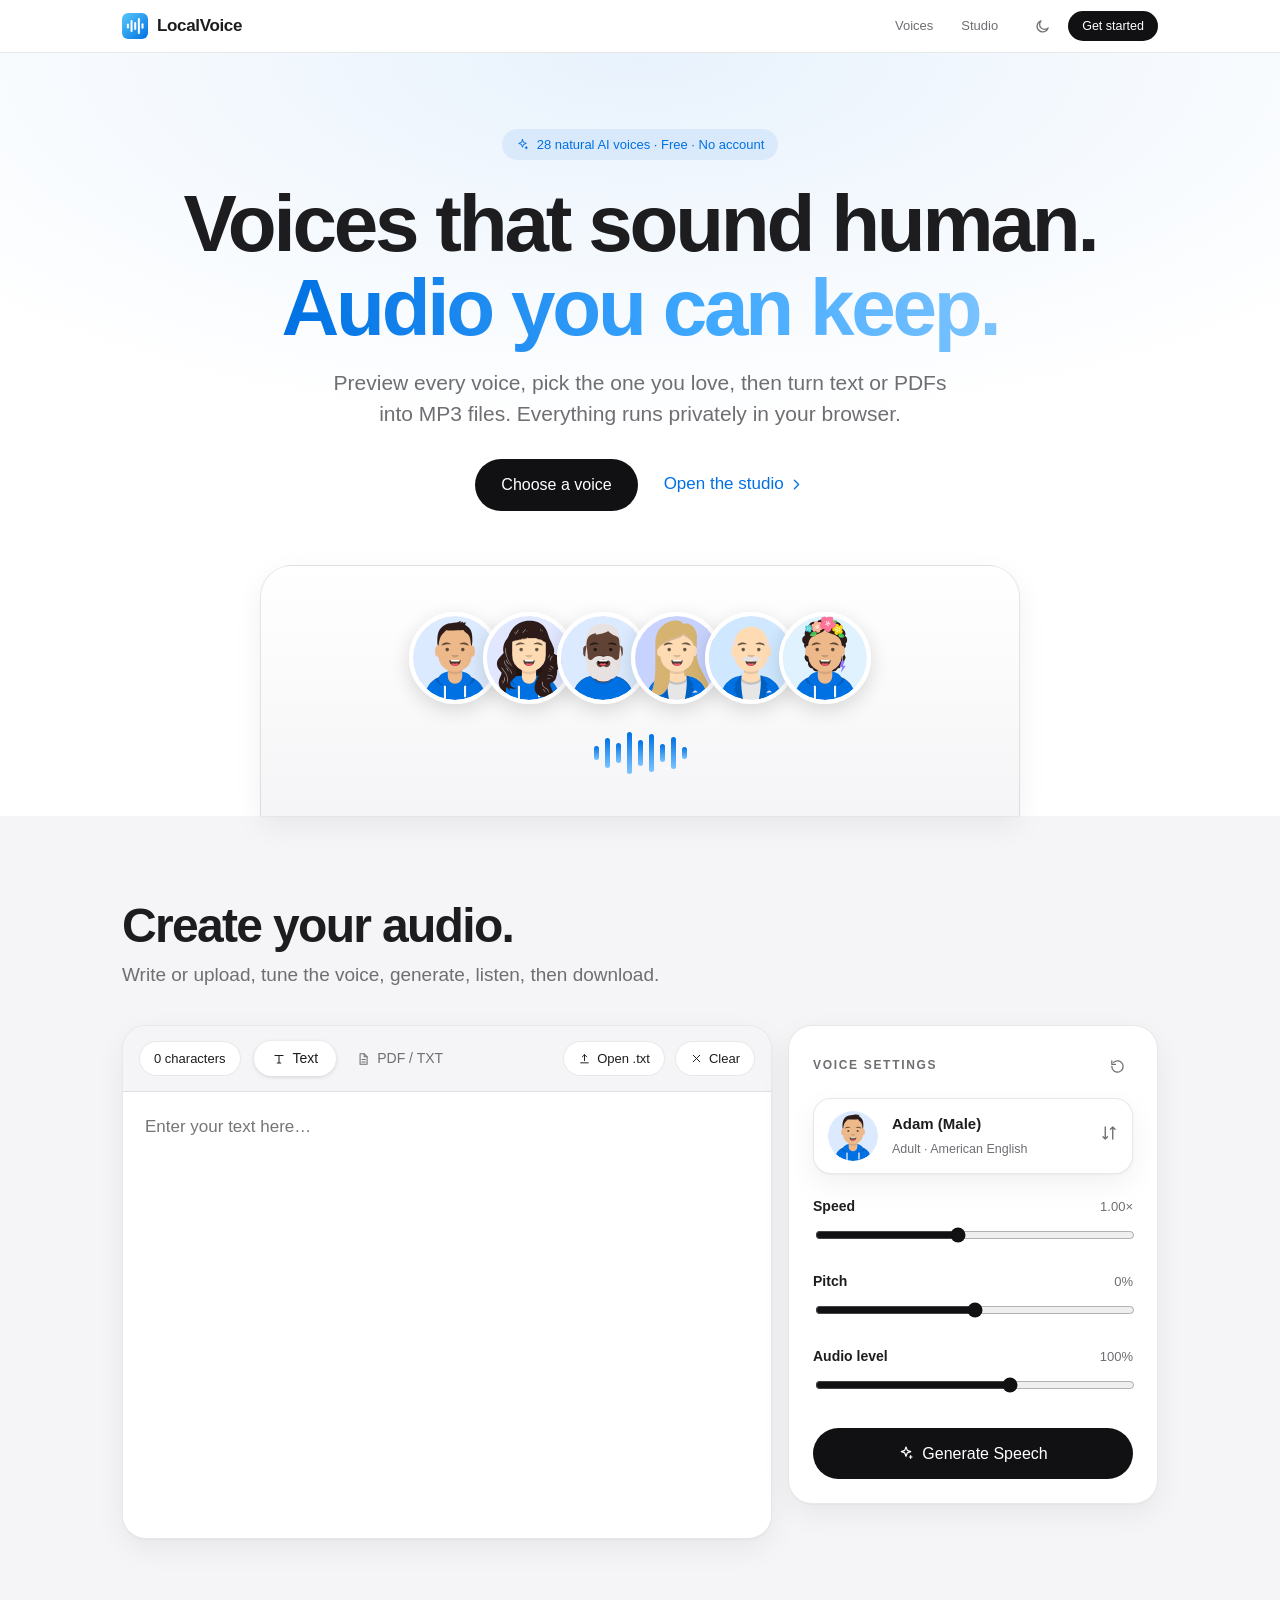
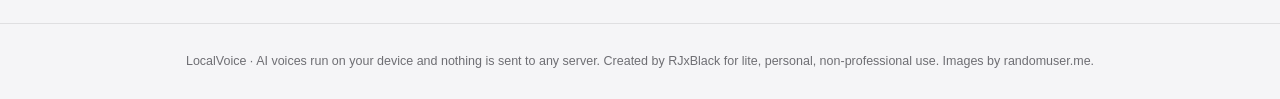
<file: index.html>
<!DOCTYPE html><html lang="en" data-theme="light"><head><meta charset="utf-8"><meta name="viewport" content="width=device-width,initial-scale=1,viewport-fit=cover"><title>LocalVoice – Natural AI voices to MP3</title>
<meta name="theme-color" content="#ffffff"><link rel="icon" href="icons/favicon.svg" type="image/svg+xml"><link rel="stylesheet" href="css/style.css">
<link rel="preconnect" href="https://cdn.jsdelivr.net" crossorigin><link rel="preconnect" href="https://huggingface.co" crossorigin>
<script>/* multi-core boot: lets the AI voice use more than one CPU core on GitHub Pages. Add ?safe to the address to turn off. */
(()=>{try{
if(/[?&]safe\b/.test(location.search))localStorage.setItem('lv_safe','1');
if(/[?&]fast\b/.test(location.search))localStorage.removeItem('lv_safe');
if(!('serviceWorker' in navigator)||!window.isSecureContext||!('credentialless' in HTMLIFrameElement.prototype))return;
if(localStorage.getItem('lv_safe')==='1'){navigator.serviceWorker.getRegistrations().then(r=>{r.forEach(x=>x.unregister());if(r.length&&crossOriginIsolated)location.reload()});return}
if(crossOriginIsolated)return;
const go=()=>{if(!sessionStorage.getItem('lv_coi')){sessionStorage.setItem('lv_coi','1');location.reload()}};
navigator.serviceWorker.register('coi-sw.js').then(r=>{if(r.active&&navigator.serviceWorker.controller===null)go()});
navigator.serviceWorker.addEventListener('controllerchange',go);
}catch(e){}})();</script>
<script>try{document.documentElement.dataset.theme=localStorage.getItem('lv_theme')||(matchMedia('(prefers-color-scheme:dark)').matches?'dark':'light')}catch(e){}</script></head><body>
<nav class="nav"><div class="nw"><a class="logo" href="#top"><img src="icons/favicon.svg" alt="" width="26" height="26">LocalVoice</a>
<div class="nl"><a href="#" data-open>Voices</a><a href="#studio">Studio</a></div>
<div class="nr"><button id="theme" class="ib" aria-label="Toggle light or dark mode"></button><a class="btn sm" href="#studio">Get started</a></div></div></nav>
<main id="top">
<section class="hero"><span class="eyebrow"><i data-ic="spark"></i>28 natural AI voices · Free · No account</span>
<h1>Voices that sound human.<br><em>Audio you can keep.</em></h1>
<p>Preview every voice, pick the one you love, then turn text or PDFs into MP3 files. Everything runs privately in your browser.</p>
<div class="cta"><a class="btn lg" href="#" data-open>Choose a voice</a><a class="lnk" href="#studio">Open the studio <i data-ic="chev"></i></a></div>
<div class="stage"><div class="stack" id="stack"></div><div class="wave" aria-hidden="true"><span></span><span></span><span></span><span></span><span></span><span></span><span></span><span></span><span></span></div></div></section>

<section class="alt" id="studio"><div class="wrap"><h2>Create your audio.</h2><p class="sub">Write or upload, tune the voice, generate, listen, then download.</p>
<div class="sg"><div class="panel main">
<div class="tb"><span class="pill" id="cnt">0 characters</span><div class="seg" id="tabs"><button class="on" data-t="tts"><i data-ic="type"></i>Text</button><button data-t="book"><i data-ic="doc"></i>PDF / TXT</button></div><span class="grow"></span>
<label class="gb"><i data-ic="up"></i>Open .txt<input type="file" id="tf" accept=".txt,text/plain" hidden></label><button class="gb" id="cl"><i data-ic="x"></i>Clear</button></div>
<div class="tab on" id="tts"><textarea id="txt" placeholder="Enter your text here…"></textarea></div>
<div class="tab" id="book"><label class="drop" id="dz"><div class="fi"><i data-ic="up"></i></div><b id="dn">Drop a PDF or TXT file</b><span id="di">or click to browse</span><input type="file" id="bf" accept=".pdf,.txt,text/plain,application/pdf" hidden></label></div>
<div class="player" id="plr" hidden><audio id="au" preload="metadata"></audio><button class="pp" id="pp" aria-label="Play or pause"></button><span class="tm" id="tc">0:00</span><input type="range" id="sk" min="0" max="1000" value="0" aria-label="Seek"><span class="tm" id="td">0:00</span><a class="btn bl" id="dl"><i data-ic="down"></i>Download</a></div></div>
<div class="panel side"><div class="lab"><span class="cap">VOICE SETTINGS</span><button class="ib" id="rst" aria-label="Reset settings"><i data-ic="reset"></i></button></div>
<button class="vcard" id="pick" aria-haspopup="dialog"></button>
<div class="sl"><div class="lab"><b>Speed</b><span id="spv">1.00×</span></div><input type="range" id="sp" min=".6" max="1.5" step=".05" value="1"></div>
<div class="sl"><div class="lab"><b>Pitch</b><span id="piv">0%</span></div><input type="range" id="pi" min="-.25" max=".25" step=".05" value="0"></div>
<div class="sl"><div class="lab"><b>Audio level</b><span id="vov">100%</span></div><input type="range" id="vo" min=".2" max="1.5" step=".05" value="1"></div>
<button class="btn lg full" id="go"><i data-ic="spark"></i>Generate Speech</button>
<div class="pg" id="pgw" hidden><div class="pt"><span id="st">Ready</span><b id="pct">0%</b></div><div class="bar"><i id="pb"></i></div></div></div></div></div></section>
</main>
<footer>LocalVoice · AI voices run on your device and nothing is sent to any server. Created by RJxBlack for lite, personal, non-professional use. Images by randomuser.me.</footer>
<div class="md" id="md" hidden><div class="dlg" role="dialog" aria-modal="true" aria-label="Choose a voice"><div class="dh"><h3>Choose a voice</h3><button class="ib" data-close aria-label="Close"><i data-ic="x"></i></button></div><div class="vl" id="vl"></div></div></div>
<div id="toast"></div><script src="js/voices.js"></script><script src="js/engine.js"></script><script src="js/app.js"></script></body></html>
</file>
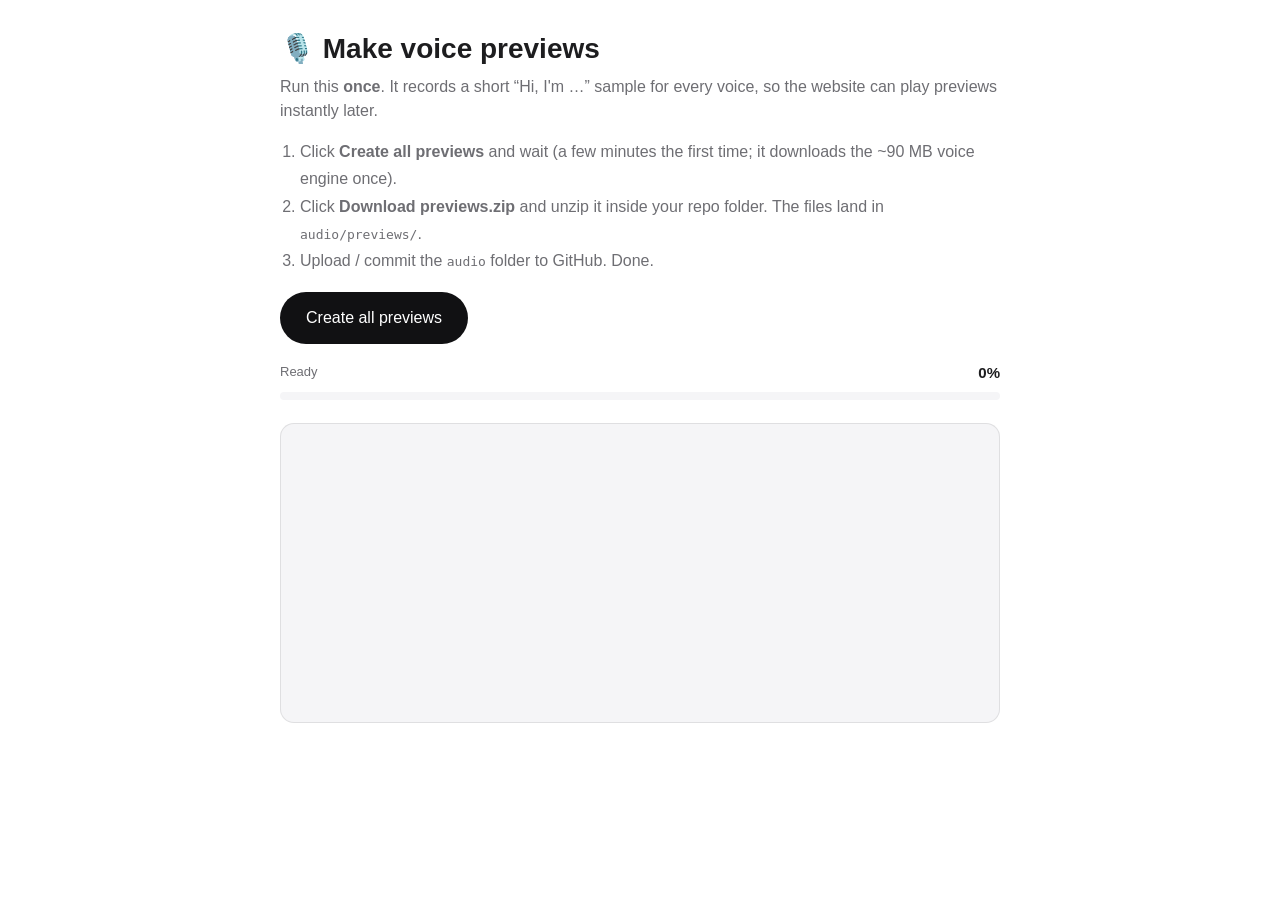
<file: tools/make-previews.html>
<!DOCTYPE html><html lang="en" data-theme="light"><head><meta charset="utf-8"><meta name="viewport" content="width=device-width,initial-scale=1"><title>LocalVoice · Make voice previews</title>
<link rel="stylesheet" href="../css/style.css">
<style>body{padding:28px 18px}.box{max-width:720px;margin:0 auto}h1{font-size:28px;margin:0 0 6px}ol{color:var(--m);line-height:1.7;padding-left:20px}.row{display:flex;gap:10px;flex-wrap:wrap;margin:18px 0}
#log{font:13px/1.6 ui-monospace,Menlo,Consolas,monospace;background:var(--alt);border:1px solid var(--line);border-radius:14px;padding:14px;height:300px;overflow:auto;white-space:pre-wrap}</style></head><body><div class="box">
<h1>🎙️ Make voice previews</h1>
<p class="sub" style="font-size:16px;margin:0 0 14px">Run this <b>once</b>. It records a short “Hi, I'm …” sample for every voice, so the website can play previews instantly later.</p>
<ol><li>Click <b>Create all previews</b> and wait (a few minutes the first time; it downloads the ~90 MB voice engine once).</li>
<li>Click <b>Download previews.zip</b> and unzip it inside your repo folder. The files land in <code>audio/previews/</code>.</li>
<li>Upload / commit the <code>audio</code> folder to GitHub. Done.</li></ol>
<div class="row"><button class="btn lg" id="go">Create all previews</button><button class="btn lg bl" id="zip" hidden>Download previews.zip</button></div>
<div class="pg"><div class="pt"><span id="st">Ready</span><b id="pct">0%</b></div><div class="bar"><i id="pb"></i></div></div><br><div id="log"></div></div>
<script src="../js/voices.js"></script><script src="../js/engine.js"></script>
<script>
const $=s=>document.querySelector(s),log=m=>{const l=$('#log');l.textContent+=m+'\n';l.scrollTop=l.scrollHeight},prog=p=>{$('#pb').style.width=p*100+'%';$('#pct').textContent=Math.round(p*100)+'%'};
const E=createEngine('../js/',p=>$('#st').textContent='Downloading voice engine (one time)… '+p+'%');
/* minimal ZIP writer (no compression, MP3s are already compressed) */
const CT=(()=>{const t=new Uint32Array(256);for(let n=0;n<256;n++){let c=n;for(let k=0;k<8;k++)c=c&1?0xEDB88320^(c>>>1):c>>>1;t[n]=c}return t})();
const crc32=u=>{let c=-1;for(let i=0;i<u.length;i++)c=CT[(c^u[i])&255]^(c>>>8);return(c^-1)>>>0};
function makeZip(files){const te=new TextEncoder(),parts=[],cen=[];let off=0;
 for(const f of files){const nb=te.encode(f.name),crc=crc32(f.data),n=f.data.length,l=new DataView(new ArrayBuffer(30));
  l.setUint32(0,0x04034b50,true);l.setUint16(4,20,true);l.setUint16(6,0x0800,true);l.setUint16(12,0x21,true);l.setUint32(14,crc,true);l.setUint32(18,n,true);l.setUint32(22,n,true);l.setUint16(26,nb.length,true);
  parts.push(l,nb,f.data);
  const c=new DataView(new ArrayBuffer(46));c.setUint32(0,0x02014b50,true);c.setUint16(4,20,true);c.setUint16(6,20,true);c.setUint16(8,0x0800,true);c.setUint16(14,0x21,true);c.setUint32(16,crc,true);c.setUint32(20,n,true);c.setUint32(24,n,true);c.setUint16(28,nb.length,true);c.setUint32(42,off,true);
  cen.push(c,nb);off+=30+nb.length+n}
 const cs=cen.reduce((a,x)=>a+(x.byteLength??x.length),0),e=new DataView(new ArrayBuffer(22));
 e.setUint32(0,0x06054b50,true);e.setUint16(8,files.length,true);e.setUint16(10,files.length,true);e.setUint32(12,cs,true);e.setUint32(16,off,true);
 return new Blob([...parts,...cen,e],{type:'application/zip'})}
let files=[],busy=false;
$('#go').onclick=async()=>{if(busy)return;busy=true;files=[];$('#go').disabled=true;$('#zip').hidden=true;$('#log').textContent='';
 try{$('#st').textContent='Loading voice engine…';await E.load();
  for(let i=0;i<IDS.length;i++){const id=IDS[i];$('#st').textContent=`Recording ${nm(id)} (${i+1} of ${IDS.length})`;
   const a=await E.synth(previewText(id),id,1),enc=E.encoder(24000,96);enc.add(a.audio,1,1);const r=await enc.finish();
   files.push({name:`audio/previews/${id}.mp3`,data:new Uint8Array(await r.blob.arrayBuffer())});
   log(`✓ ${id}.mp3  ${r.secs.toFixed(1)}s  ${(r.blob.size/1024).toFixed(0)} KB`);prog((i+1)/IDS.length)}
  $('#st').textContent='All done. Download the zip.';$('#zip').hidden=false}
 catch(e){$('#st').textContent='Failed';log('✗ '+(e.message||e))}
 busy=false;$('#go').disabled=false};
$('#zip').onclick=()=>{const a=document.createElement('a');a.href=URL.createObjectURL(makeZip(files));a.download='previews.zip';a.click()};
</script></body></html>
</file>
<file: css/style.css>
:root{--bg:#fff;--alt:#f5f5f7;--card:#fff;--t:#1d1d1f;--m:#6e6e73;--line:rgba(0,0,0,.09);--blue:#0071e3;--bh:#0077ed;--soft:rgba(0,113,227,.09);--nav:rgba(255,255,255,.96);--sh:0 1px 2px rgba(0,0,0,.04),0 10px 30px rgba(0,0,0,.06);color-scheme:light;font-family:-apple-system,BlinkMacSystemFont,"SF Pro Display","SF Pro Text","Inter","Helvetica Neue",Arial,sans-serif}
:root[data-theme=dark]{--bg:#000;--alt:#101012;--card:#1c1c1e;--t:#f5f5f7;--m:#a1a1a6;--line:rgba(255,255,255,.12);--blue:#2997ff;--bh:#47a6ff;--soft:rgba(41,151,255,.16);--nav:rgba(0,0,0,.94);--sh:0 1px 2px rgba(0,0,0,.4),0 10px 30px rgba(0,0,0,.4);color-scheme:dark}
*{box-sizing:border-box}html{scroll-behavior:smooth;scroll-padding-top:64px}body{margin:0;background:var(--bg);color:var(--t);-webkit-font-smoothing:antialiased;overflow-x:hidden;line-height:1.47}
.ic{width:1em;height:1em;fill:none;stroke:currentColor;stroke-width:1.8;stroke-linecap:round;stroke-linejoin:round;flex:none}.ic.fl{fill:currentColor;stroke:none}i[data-ic]{display:inline-flex;font-style:normal}
.nav{position:sticky;top:0;z-index:20;background:var(--nav);border-bottom:1px solid var(--line)}
.nw{max-width:1080px;margin:0 auto;height:52px;padding:0 22px;display:flex;align-items:center;gap:28px}.logo{display:flex;align-items:center;gap:9px;font-weight:600;font-size:17px;letter-spacing:-.02em;color:var(--t);text-decoration:none}
.nl{display:flex;gap:28px;margin-left:auto}.nl a{color:var(--m);text-decoration:none;font-size:13px;transition:color .2s}.nl a:hover{color:var(--t)}.nr{display:flex;align-items:center;gap:10px}
.ib{all:unset;cursor:pointer;width:32px;height:32px;display:grid;place-items:center;border-radius:50%;color:var(--m);font-size:17px;transition:background .2s,color .2s}.ib:hover{background:var(--soft);color:var(--blue)}
.btn{all:unset;box-sizing:border-box;cursor:pointer;display:inline-flex;align-items:center;justify-content:center;gap:8px;padding:8px 18px;border-radius:980px;background:var(--blue);color:#fff;font-size:14px;font-weight:500;transition:background .2s,transform .15s}
.btn:hover{background:var(--bh)}.btn:active{transform:scale(.97)}.btn.sm{padding:6px 14px;font-size:12.5px}.btn.lg{padding:13px 26px;font-size:17px}.btn.full{width:100%}.btn:disabled{opacity:.45;cursor:default}.btn.ok{background:#30a14e;margin-top:10px}.btn.ok:hover{background:#2b9247}
.btn:focus-visible,.v:focus-visible,.pb:focus-visible,.ib:focus-visible,.seg button:focus-visible{outline:3px solid rgba(0,113,227,.45);outline-offset:2px}
.lnk{color:var(--blue);font-size:17px;text-decoration:none;cursor:pointer;display:inline-flex;align-items:center;gap:4px}.lnk:hover{text-decoration:underline}
.hero{text-align:center;padding:76px 22px 0;background:radial-gradient(ellipse 70% 50% at 50% 0,var(--soft),transparent)}
.eyebrow{display:inline-flex;gap:8px;align-items:center;padding:6px 14px;border-radius:99px;background:var(--soft);color:var(--blue);font-size:13px;font-weight:500}
.hero h1{font-size:clamp(40px,7vw,80px);line-height:1.05;letter-spacing:-.04em;font-weight:700;margin:22px 0 18px}.hero h1 em{font-style:normal;background:linear-gradient(90deg,#0071e3,#40a9ff 60%,#7cc4ff);-webkit-background-clip:text;background-clip:text;color:transparent}
.hero p{max-width:640px;margin:0 auto;color:var(--m);font-size:clamp(17px,2.2vw,21px);line-height:1.45}.cta{display:flex;gap:26px;justify-content:center;align-items:center;margin-top:30px;flex-wrap:wrap}
.stage{position:relative;max-width:760px;margin:54px auto 0;padding:46px 20px 40px;border-radius:32px 32px 0 0;background:linear-gradient(180deg,var(--card),var(--alt));border:1px solid var(--line);border-bottom:0;box-shadow:var(--sh)}
.stack{display:flex;justify-content:center}.stack img{width:92px;height:92px;border-radius:50%;object-fit:cover;border:4px solid var(--card);margin-left:-18px;box-shadow:0 6px 20px rgba(0,0,0,.14)}.stack img:first-child{margin-left:0}
.wave{display:flex;gap:6px;justify-content:center;align-items:center;height:46px;margin-top:26px}.wave span{width:5px;border-radius:3px;background:linear-gradient(var(--blue),#7cc4ff);animation:w 1.4s ease-in-out infinite}
.wave span:nth-child(1){height:14px}.wave span:nth-child(2){height:30px;animation-delay:.1s}.wave span:nth-child(3){height:20px;animation-delay:.2s}.wave span:nth-child(4){height:42px;animation-delay:.3s}.wave span:nth-child(5){height:26px;animation-delay:.4s}.wave span:nth-child(6){height:38px;animation-delay:.5s}.wave span:nth-child(7){height:18px;animation-delay:.6s}.wave span:nth-child(8){height:32px;animation-delay:.7s}.wave span:nth-child(9){height:12px;animation-delay:.8s}
@keyframes w{50%{transform:scaleY(.45)}}
.alt{background:var(--alt)}section{padding:84px 0}.hero{padding-bottom:0}.wrap{max-width:1080px;margin:0 auto;padding:0 22px}
h2{font-size:clamp(32px,5vw,48px);letter-spacing:-.035em;line-height:1.08;font-weight:700;margin:0 0 10px}.sub{color:var(--m);font-size:19px;margin:0 0 36px}
.fg{display:grid;grid-template-columns:repeat(4,1fr);gap:16px}
.fi{width:44px;height:44px;border-radius:12px;background:var(--soft);color:var(--blue);display:grid;place-items:center;font-size:22px}
.gh{display:flex;align-items:center;gap:10px;margin:34px 0 14px;font-size:21px;letter-spacing:-.02em}.gh i{color:var(--blue);font-size:22px}.gh span{color:var(--m);font-size:14px;margin-left:auto}
.vg{display:grid;grid-template-columns:repeat(2,1fr);gap:12px}
.v{display:flex;align-items:center;gap:16px;padding:14px 16px;border-radius:20px;background:var(--card);border:1px solid var(--line);cursor:pointer;transition:border-color .2s,background .2s,box-shadow .2s;outline:0}
.v:hover{border-color:rgba(0,113,227,.4);box-shadow:var(--sh)}.v.on{border-color:var(--blue);box-shadow:0 0 0 1px var(--blue);background:linear-gradient(90deg,var(--soft),var(--card) 70%)}
.ph{position:relative;width:64px;height:64px;flex:none}.ph img{width:100%;height:100%;border-radius:50%;object-fit:cover;background:var(--alt)}
.ck{position:absolute;right:-3px;bottom:-3px;width:22px;height:22px;border-radius:50%;background:var(--blue);color:#fff;border:2px solid var(--card);display:none;place-items:center;font-size:12px}.v.on .ck{display:grid}.ck .ic{stroke-width:3}
.vi{flex:1;min-width:0}.vi b{display:block;font-size:17px;font-weight:600;letter-spacing:-.01em}.vi span{color:var(--m);font-size:13.5px}
.pb{all:unset;cursor:pointer;width:40px;height:40px;border-radius:50%;background:var(--soft);color:var(--blue);display:grid;place-items:center;font-size:15px;flex:none;transition:background .2s,color .2s}.pb:hover,.pb.pl{background:var(--blue);color:#fff}.pb.ld{animation:p 1s infinite}@keyframes p{50%{opacity:.4}}
.sg{display:grid;grid-template-columns:1.6fr 1fr;gap:16px;align-items:start}.panel{background:var(--card);border:1px solid var(--line);border-radius:24px;padding:24px;box-shadow:var(--sh)}
.seg{display:inline-flex;padding:3px;border-radius:99px;background:var(--alt);gap:2px;margin-bottom:16px}.seg button{all:unset;cursor:pointer;display:inline-flex;align-items:center;gap:7px;padding:7px 18px;border-radius:99px;font-size:14px;font-weight:500;color:var(--m);transition:.2s}.seg button.on{background:var(--card);color:var(--t);box-shadow:0 1px 4px rgba(0,0,0,.14)}
.tab{display:none}.tab.on{display:block}
textarea{width:100%;height:280px;resize:vertical;border:1px solid var(--line);background:var(--bg);border-radius:16px;padding:16px 18px;color:var(--t);font:inherit;font-size:17px;line-height:1.55;outline:0;transition:.2s}textarea:focus{border-color:var(--blue);box-shadow:0 0 0 4px var(--soft)}
.meta{display:flex;justify-content:space-between;margin-top:10px;color:var(--m);font-size:13px}.meta .lnk{font-size:13px}
.drop{display:grid;place-items:center;gap:6px;height:280px;text-align:center;border:1.5px dashed rgba(0,113,227,.4);background:var(--soft);border-radius:16px;cursor:pointer;color:var(--m);padding:20px;transition:.2s}.drop:hover,.drop.h{border-color:var(--blue)}.drop b{color:var(--t);font-size:19px}.drop .fi{background:var(--card)}
.lab{display:flex;justify-content:space-between;align-items:center;color:var(--m);font-size:13px;margin:0 0 10px}.lab span{display:flex;gap:6px;align-items:center}.lab b{color:var(--t)}.side .lab:not(:first-child){margin-top:22px}
.who{display:flex;gap:14px;align-items:center;padding:12px;border-radius:16px;background:var(--alt)}.who img{width:52px;height:52px;border-radius:50%;object-fit:cover}.who b{display:block;font-size:17px}.who span{color:var(--m);font-size:13px}
input[type=range]{width:100%;accent-color:var(--blue)}
.fmt{display:flex;gap:12px;align-items:center;margin:22px 0;padding:12px 14px;border-radius:14px;border:1px solid var(--line);font-size:20px;color:var(--blue)}.fmt b{display:block;color:var(--t);font-size:14px}.fmt small{color:var(--m);font-size:12.5px}
.pg{margin-top:18px}.pt{display:flex;justify-content:space-between;font-size:13px;color:var(--m);margin-bottom:8px}.pt b{color:var(--t);font-size:15px;font-variant-numeric:tabular-nums}
.bar{height:8px;border-radius:9px;background:var(--alt);overflow:hidden}.bar i{display:block;height:100%;width:0;border-radius:9px;background:linear-gradient(90deg,#0071e3,#40a9ff);transition:width .35s ease}
footer{text-align:center;color:var(--m);font-size:12.5px;padding:28px 22px;background:var(--alt);border-top:1px solid var(--line)}
#toast{position:fixed;top:64px;left:50%;transform:translate(-50%,-8px);background:var(--card);color:var(--t);border:1px solid var(--line);box-shadow:var(--sh);padding:11px 20px;border-radius:99px;font-size:14px;opacity:0;pointer-events:none;transition:.3s;z-index:30;max-width:92%}#toast.on{opacity:1;transform:translate(-50%,0)}
@media(max-width:860px){.fg{grid-template-columns:1fr 1fr}.sg{grid-template-columns:1fr}.nl{display:none}.nr{margin-left:auto}}
@media(max-width:620px){.vg,.fg{grid-template-columns:1fr}.stack img{width:60px;height:60px}section{padding:60px 0}}
@media(prefers-reduced-motion:reduce){*{transition:none!important;animation:none!important}}
/* v4: black primary, blue secondary */
:root{--pri:#111113;--ph:#2c2c2e;--onpri:#fff}:root[data-theme=dark]{--pri:#f5f5f7;--ph:#d2d2d7;--onpri:#000}[hidden]{display:none!important}
.btn{background:var(--pri);color:var(--onpri)}.btn:hover{background:var(--ph)}.btn.bl{background:var(--blue);color:#fff}.btn.bl:hover{background:var(--bh)}.btn.lg{padding:14px 26px;font-size:16px}
.sg{grid-template-columns:1fr 370px}.panel.main{padding:0;overflow:hidden;display:flex;flex-direction:column}.panel.side{position:sticky;top:72px}
.tb{display:flex;gap:10px;align-items:center;padding:12px 16px;border-bottom:1px solid var(--line);background:var(--alt);flex-wrap:wrap}.tb .seg{margin:0}.grow{flex:1}
.pill{padding:7px 14px;border-radius:99px;border:1px solid var(--line);background:var(--card);font-size:13px;font-weight:500;font-variant-numeric:tabular-nums}
.gb{all:unset;cursor:pointer;display:inline-flex;gap:6px;align-items:center;padding:7px 14px;border-radius:99px;border:1px solid var(--line);background:var(--card);font-size:13px;font-weight:500;transition:.2s}.gb:hover{border-color:var(--pri)}
.panel.main textarea{border:0;border-radius:0;height:440px;background:var(--card);padding:22px;resize:none}.panel.main textarea:focus{box-shadow:none}.panel.main .drop{border-radius:0;height:440px;border-width:0}
.cap{font-size:12px;letter-spacing:.14em;color:var(--m);font-weight:600}.side>.lab{margin-bottom:16px}.side .lab:not(:first-child){margin-top:0}
.vcard{all:unset;box-sizing:border-box;cursor:pointer;width:100%;display:flex;align-items:center;gap:14px;padding:12px 14px;border-radius:18px;border:1px solid var(--line);background:var(--card);box-shadow:var(--sh);transition:border-color .2s}.vcard:hover{border-color:var(--blue)}.vcard:focus-visible{outline:3px solid rgba(0,113,227,.45);outline-offset:2px}
.vcard .ph{width:50px;height:50px}.wi{flex:1;min-width:0}.wi b{display:block;font-size:15px}.wi span{font-size:12.5px;color:var(--m)}.sw{color:var(--m);font-size:18px}
.sl{margin-top:22px}.sl .lab{margin-bottom:8px}.sl .lab b{font-size:14px}.sl input{accent-color:var(--pri)}.side .btn.full{margin-top:28px}
.player{display:flex;align-items:center;gap:12px;padding:14px 18px;border-top:1px solid var(--line);background:var(--alt)}.player input{flex:1;accent-color:var(--blue)}
.pp{all:unset;cursor:pointer;width:44px;height:44px;border-radius:50%;background:var(--pri);color:var(--onpri);display:grid;place-items:center;font-size:18px;flex:none;transition:background .2s}.pp:hover{background:var(--ph)}
.tm{font-size:13px;color:var(--m);font-variant-numeric:tabular-nums;min-width:34px}
.bar i{background:linear-gradient(90deg,var(--pri),var(--blue))}
.md{position:fixed;inset:0;z-index:40;background:rgba(0,0,0,.58);display:grid;place-items:center;padding:18px;animation:fd .2s}@keyframes fd{from{opacity:0}}
.dlg{width:min(560px,100%);max-height:min(740px,90vh);background:var(--card);border:1px solid var(--line);border-radius:28px;box-shadow:0 30px 80px rgba(0,0,0,.35);display:flex;flex-direction:column;overflow:hidden}
.dh{display:flex;justify-content:space-between;align-items:center;padding:18px 18px 14px 26px;border-bottom:1px solid var(--line)}.dh h3{margin:0;font-size:21px;letter-spacing:-.02em}
.vl{overflow:auto;padding:0 12px 14px}.vl .gh{margin:18px 12px 6px;font-size:12px;text-transform:uppercase;letter-spacing:.1em;color:var(--m);font-weight:600}
.vr{display:flex;align-items:center;gap:14px;padding:10px 12px;border-radius:16px;cursor:pointer;transition:background .15s;outline:0}.vr:hover,.vr:focus-visible{background:var(--alt)}.vr.on{background:var(--soft)}.vr .ph{width:48px;height:48px}
.rk{width:20px;color:var(--blue);display:none;font-size:18px}.vr.on .rk{display:grid}.rk .ic{stroke-width:3}
@media(max-width:900px){.sg{grid-template-columns:1fr}.panel.side{position:static}.player{flex-wrap:wrap}}

/* v5: lighter on low-end PCs */
#go.stop{background:#d70015;color:#fff}#go.stop:hover{background:#b8001a}
.busy .wave span{animation-play-state:paused}
</file>
